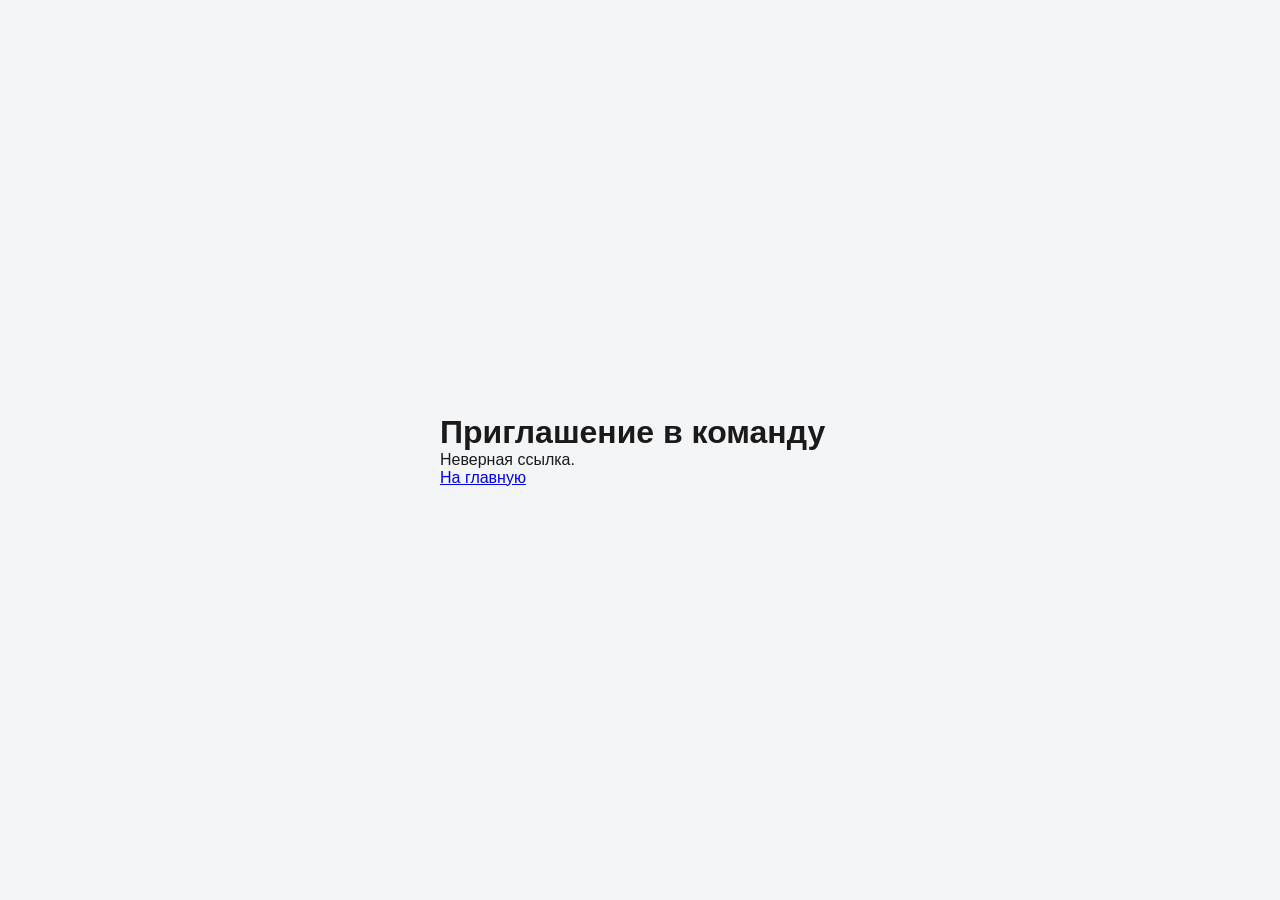
<file: TaskboardKpi.API/wwwroot/join.html>
<!DOCTYPE html>
<html lang="ru">
<head>
    <meta charset="UTF-8">
    <meta name="viewport" content="width=device-width, initial-scale=1.0">
    <title>Приглашение в команду</title>
    <link rel="stylesheet" href="styles.css">
</head>
<body style="display:flex; align-items:center; justify-content:center; height:100vh; background:#f4f5f7;">
<div class="auth-card" style="max-width:400px; width:100%;">
    <h1>Приглашение в команду</h1>
    <p id="invite-status">Проверка ссылки...</p>
    <button id="join-btn" style="display:none;">Присоединиться</button>
    <p><a href="index.html">На главную</a></p>
</div>
<script>
    const params = new URLSearchParams(window.location.search);
    const token = params.get('invite');
    const statusEl = document.getElementById('invite-status');
    const joinBtn = document.getElementById('join-btn');

    if (!token) {
        statusEl.textContent = 'Неверная ссылка.';
    } else {
        const authToken = localStorage.getItem('token');
        if (!authToken) {
            statusEl.innerHTML = 'Необходимо <a href="login.html">войти</a> или <a href="register.html">зарегистрироваться</a>.';
        } else {
            statusEl.textContent = 'Нажмите кнопку, чтобы присоединиться.';
            joinBtn.style.display = 'block';
            joinBtn.addEventListener('click', async () => {
                joinBtn.disabled = true;
                const resp = await fetch(`/api/teams/join-by-invite/${token}`, {
                    method: 'POST',
                    headers: { 'Authorization': `Bearer ${authToken}` }
                });
                if (resp.ok) {
                    statusEl.textContent = 'Вы присоединились к команде!';
                    joinBtn.style.display = 'none';
                    setTimeout(() => { window.location.href = 'index.html'; }, 1500);
                } else {
                    const err = await resp.text();
                    statusEl.textContent = err || 'Ошибка';
                    joinBtn.disabled = false;
                }
            });
        }
    }
</script>
</body>
</html>
</file>
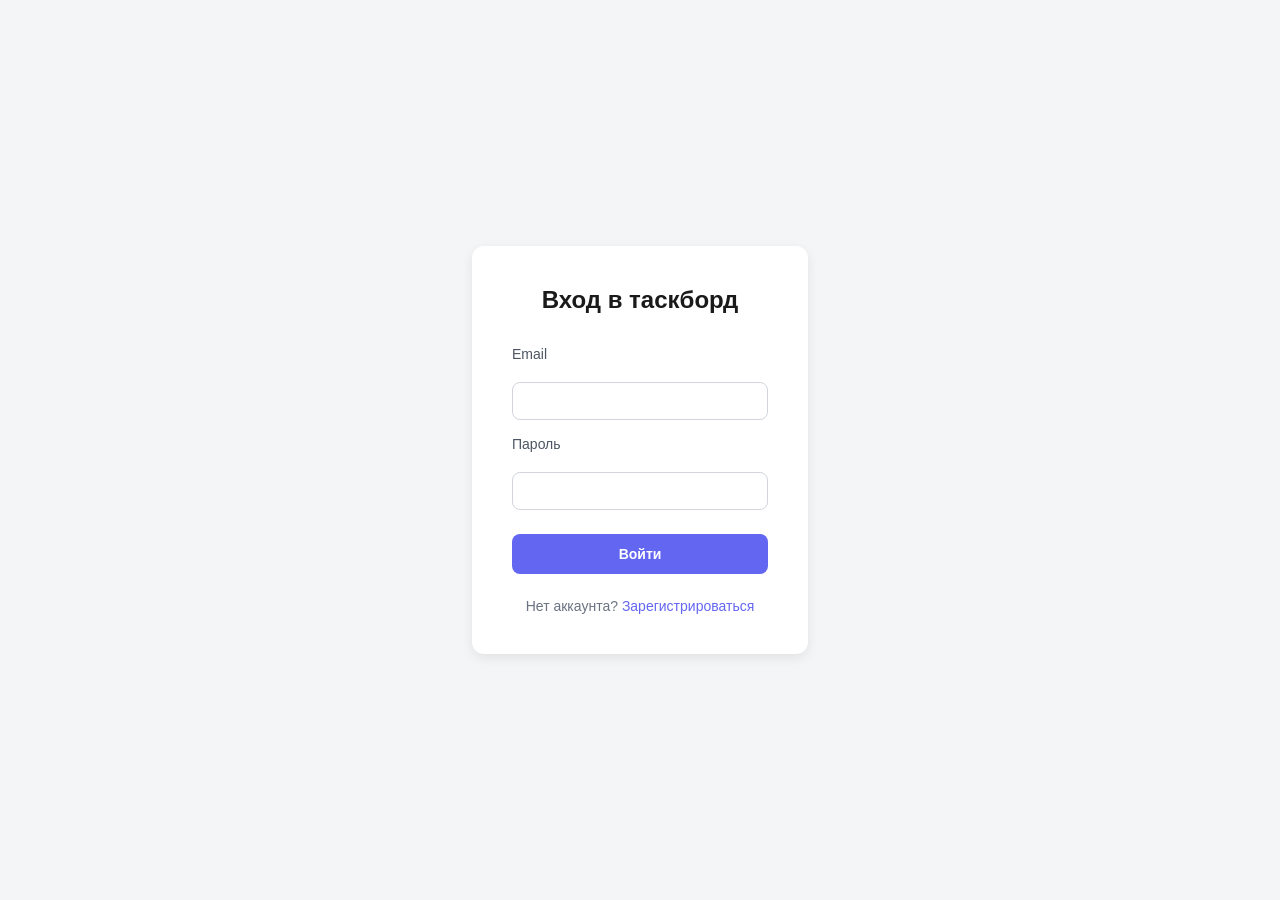
<file: TaskboardKpi.API/wwwroot/login.html>
<!DOCTYPE html>
<html lang="ru">
<head>
    <meta charset="UTF-8">
    <meta name="viewport" content="width=device-width, initial-scale=1.0">
    <title>Вход — Таскборд</title>
    <link rel="stylesheet" href="auth.css">
</head>
<body>
<div class="auth-container">
    <div class="auth-card">
        <h1>Вход в таскборд</h1>
        <form id="login-form">
            <label>Email</label>
            <input type="email" id="email" required>
            <label>Пароль</label>
            <input type="password" id="password" required>
            <button type="submit">Войти</button>
        </form>
        <p class="switch">Нет аккаунта? <a href="register.html">Зарегистрироваться</a></p>
    </div>
</div>
<script src="auth.js"></script>
</body>
</html>
</file>
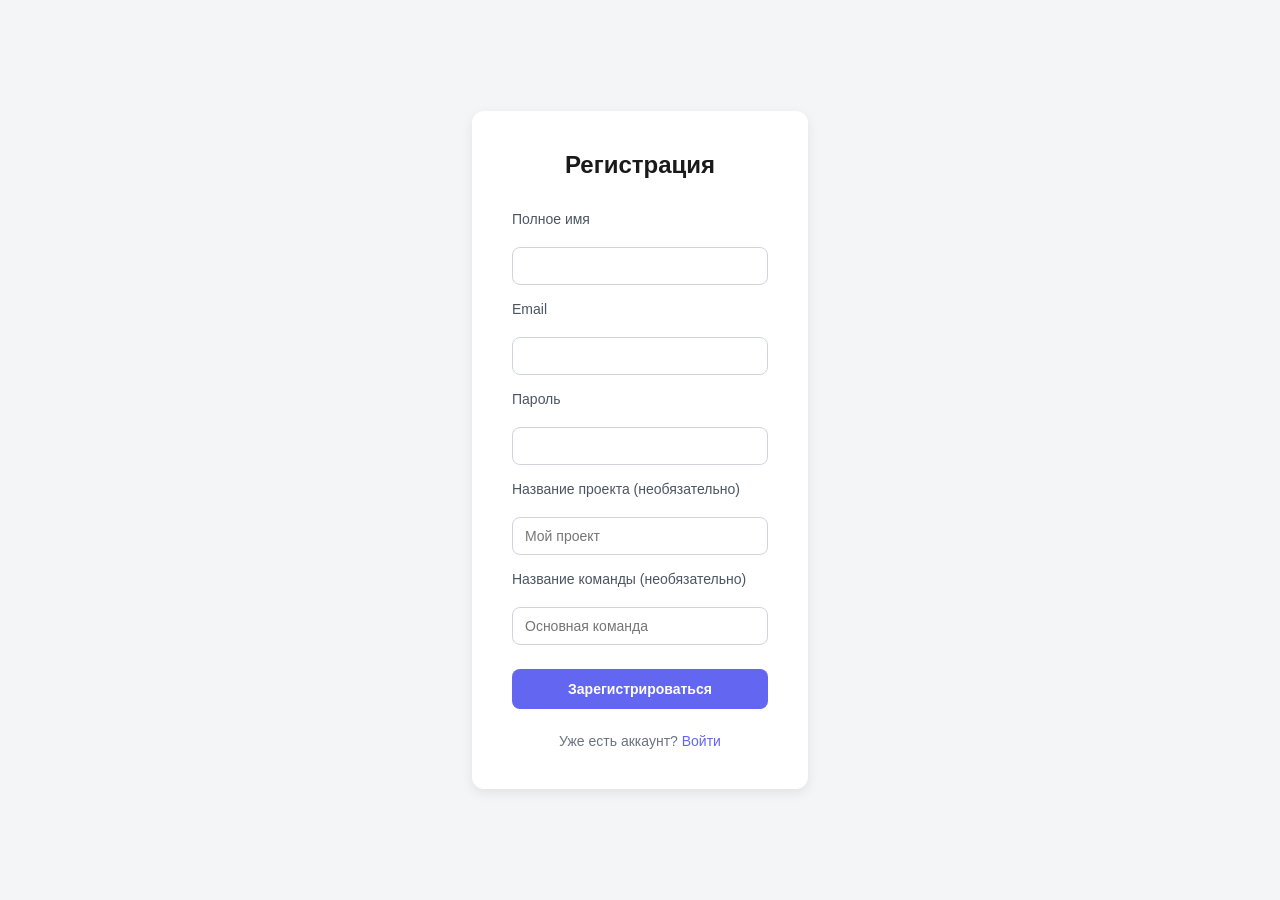
<file: TaskboardKpi.API/wwwroot/register.html>
<!DOCTYPE html>
<html lang="ru">
<head>
    <meta charset="UTF-8">
    <meta name="viewport" content="width=device-width, initial-scale=1.0">
    <title>Регистрация — Таскборд</title>
    <link rel="stylesheet" href="auth.css">
</head>
<body>
<div class="auth-container">
    <div class="auth-card">
        <h1>Регистрация</h1>
        <form id="register-form">
            <label>Полное имя</label>
            <input type="text" id="fullname" required>
            <label>Email</label>
            <input type="email" id="email" required>
            <label>Пароль</label>
            <input type="password" id="password" required>
            <label>Название проекта (необязательно)</label>
            <input type="text" id="project" placeholder="Мой проект">
            <label>Название команды (необязательно)</label>
            <input type="text" id="team" placeholder="Основная команда">
            <button type="submit">Зарегистрироваться</button>
        </form>
        <p class="switch">Уже есть аккаунт? <a href="login.html">Войти</a></p>
    </div>
</div>
<script src="auth.js"></script>
</body>
</html>
</file>
<file: TaskboardKpi.API/wwwroot/styles.css>
* {
    box-sizing: border-box;
    margin: 0;
    padding: 0;
}

body {
    font-family: -apple-system, BlinkMacSystemFont, 'Segoe UI', Roboto, 'Helvetica Neue', Arial, sans-serif;
    background: #fafafa;
    background-image: radial-gradient(circle, #d1d5db 1px, transparent 1px);
    background-size: 20px 20px;
    color: #1a1a1a;
    height: 100vh;
    display: flex;
}

/* Компоновка */
.layout {
    display: flex;
    width: 100%;
    height: 100vh;
}

/* Боковая панель */
.sidebar {
    width: 290px;
    min-width: 290px;
    max-width: 420px;
    background: #ffffff;
    border-right: 1px solid #e5e7eb;
    display: flex;
    flex-direction: column;
    padding: 24px 16px;
    box-shadow: 1px 0 4px rgba(0, 0, 0, 0.04);
    flex-shrink: 0;
    height: 100vh;           /* явно задаём высоту экрана */
    overflow: hidden;        /* убираем общий скролл сайдбара */
}

.sidebar-resizer {
    width: 6px;
    cursor: col-resize;
    background: transparent;
    transition: background 0.2s;
    flex-shrink: 0;
    position: relative;
    z-index: 10;
}
.sidebar-resizer:hover,
.sidebar-resizer.resizing {
    background: #6366f1;
    opacity: 0.6;
}

.profile {
    display: flex;
    flex-direction: column;
    align-items: center;
    gap: 16px;
    padding: 16px 0 20px;
    flex-shrink: 0;
    margin-top: 10px;   /* небольшой отступ, чтобы не перекрывало кнопку */
}


.avatar {
    width: 72px;             /* чуть крупнее */
    height: 72px;
    border-radius: 50%;
    background: #6366f1;
    color: white;
    font-size: 28px;         /* крупнее буква инициала */
    font-weight: 600;
    display: flex;
    align-items: center;
    justify-content: center;
    line-height: 1;
}

.user-name {
    font-size: 16px;         /* немного крупнее */
    font-weight: 600;
    color: #1e293b;
    text-align: center;
    word-break: break-word;
    max-width: 100%;         /* чтобы не вылезало за границы */
}

/* Кнопки в панели */
.sidebar-actions {
    display: flex;
    flex-direction: column;
    gap: 8px;
}

.sidebar-group {
    flex-shrink: 0;
    display: flex;
    flex-direction: column;
    gap: 8px;
    margin-bottom: 16px;
}

.btn-primary {
    background: #6366f1;
    color: white;
    border: none;
    padding: 10px 16px;
    border-radius: 8px;
    font-size: 14px;
    font-weight: 500;
    cursor: pointer;
    transition: background 0.2s;
    text-align: center;
}

.btn-primary:hover {
    background: #4f46e5;
}

.btn-secondary {
    background: transparent;
    color: #4b5563;
    border: 1px solid #d1d5db;
    padding: 10px 16px;
    border-radius: 8px;
    font-size: 14px;
    font-weight: 500;
    cursor: pointer;
    transition: background 0.2s;
}

.btn-secondary:hover {
    background: #f3f4f6;
}

/* Основная область – канбан */
.board {
    display: flex;
    gap: 20px;
    padding: 32px;
    overflow-x: auto;
    flex: 1;
    justify-content: center;
    align-items: flex-start;
}

/* Колонка */
.column {
    background: #ffffff;
    border-radius: 12px;
    padding: 20px;
    width: 340px;
    min-height: 320px;
    box-shadow: 0 1px 3px rgba(0, 0, 0, 0.06), 0 1px 2px rgba(0, 0, 0, 0.04);
    border: 1px solid #e5e7eb;
    display: flex;
    flex-direction: column;
}

.column-header {
    display: flex;
    justify-content: space-between;
    align-items: center;
    margin-bottom: 16px;
}

.column-header h2 {
    font-size: 14px;
    font-weight: 600;
    color: #4b5563;
    /*text-transform: uppercase;*/
    letter-spacing: 0.5px;
}

.task-count {
    background: #e5e7eb;
    color: #374151;
    font-size: 12px;
    font-weight: 600;
    padding: 2px 8px;
    border-radius: 10px;
    min-width: 24px;
    text-align: center;
}

/* Список задач */
.task-list {
    flex: 1;
    display: flex;
    flex-direction: column;
    gap: 10px;
}

.task-card {
    background: #ffffff;
    border: 1px solid #e5e7eb;
    border-radius: 8px;
    padding: 12px 14px;
    font-size: 14px;
    color: #1f2937;
    cursor: grab;
    transition: all 0.2s;
    word-break: break-word;
    box-shadow: 0 1px 2px rgba(0, 0, 0, 0.04);
}

.task-card:hover {
    background: #f9fafb;
    border-color: #d1d5db;
    box-shadow: 0 2px 6px rgba(0, 0, 0, 0.06);
}

.task-card:active {
    cursor: grabbing;
    background: #f3f4f6;
}

.task-list:empty::after {
    content: "Нет задач";
    display: block;
    text-align: center;
    color: #9ca3af;
    font-size: 13px;
    margin-top: 20px;
}

/* Карточка задачи */
.task-top-row {
    display: flex;
    align-items: center;
    gap: 8px;
    margin-bottom: 4px;
}

.task-top-row .priority-dot {
    width: 10px;
    height: 10px;
    border-radius: 50%;
    flex-shrink: 0;
}

.priority-dot.low { background-color: #22c55e; }
.priority-dot.medium { background-color: #eab308; }
.priority-dot.high { background-color: #f97316; }
.priority-dot.critical { background-color: #ef4444; }

.task-title {
    font-size: 14px;
    font-weight: 500;
    color: #1e293b;
    word-break: break-word;
}

.task-date-row {
    font-size: 12px;
    color: #6b7280;
    margin-bottom: 4px;
}

.task-assignee-row {
    display: flex;
    align-items: center;
    gap: 6px;
    font-size: 12px;
    color: #374151;
}

.task-assignee-avatar {
    width: 20px;
    height: 20px;
    border-radius: 50%;
    background: #6366f1;
    color: white;
    font-size: 11px;
    font-weight: 600;
    display: flex;
    align-items: center;
    justify-content: center;
    flex-shrink: 0;
}

/* Модальное окно */
.modal-overlay {
    position: fixed;
    top: 0; left: 0; right: 0; bottom: 0;
    background: rgba(0,0,0,0.4);
    display: flex;
    justify-content: center;
    align-items: center;
    z-index: 1000;
}

.modal-overlay.hidden { display: none; }

.modal {
    background: white;
    border-radius: 12px;
    padding: 24px;
    width: 360px;
    box-shadow: 0 10px 25px rgba(0,0,0,0.15);
}

.modal h3 {
    margin-top: 0;
    font-size: 18px;
    font-weight: 600;
    color: #1e293b;
}

.modal form {
    display: flex;
    flex-direction: column;
    gap: 12px;
}

.modal label {
    font-size: 13px;
    color: #4b5563;
    font-weight: 500;
}

.modal input, .modal textarea, .modal select {
    padding: 8px 12px;
    border: 1px solid #d1d5db;
    border-radius: 8px;
    font-size: 14px;
    outline: none;
    font-family: inherit;
}

.modal input:focus, .modal textarea:focus, .modal select:focus {
    border-color: #6366f1;
    box-shadow: 0 0 0 2px rgba(99,102,241,0.2);
}

.modal-actions {
    display: flex;
    gap: 8px;
    justify-content: flex-end;
    margin-top: 8px;
}

.modal-actions button {
    padding: 8px 16px;
    border-radius: 8px;
    font-size: 13px;
    font-weight: 500;
    cursor: pointer;
}

.modal-actions button[type="submit"] {
    background: #6366f1;
    color: white;
    border: none;
}

.modal-actions button[type="button"] {
    background: transparent;
    border: 1px solid #d1d5db;
    color: #4b5563;
}

/* Проекты и команды */
.project-group {
    margin-bottom: 8px;
}
.project-header {
    display: flex;
    align-items: center;
    gap: 6px;
    padding: 8px 12px;
    cursor: pointer;
    border-radius: 8px;
    background: #f3f4f6;
    color: #1e293b;
    font-weight: 600;
    font-size: 14px;
    transition: background 0.2s;
    user-select: none;
    margin-bottom: 4px;
}
.project-header:hover {
    background: #e5e7eb;
}
.project-arrow {
    font-size: 12px;
    width: 16px;
    text-align: center;
}
.project-name {
    flex: 1;
    white-space: nowrap;
    overflow: hidden;
    text-overflow: ellipsis;
}
.project-teams {
    margin-left: 12px;
    margin-top: 2px;
}
/* Элемент команды (обновлённый) */
.team-item {
    padding: 8px 12px;
    border-radius: 8px;
    cursor: pointer;
    font-size: 14px;
    color: #1e293b;
    display: flex;
    align-items: center;
    justify-content: space-between;
    background: transparent;
    border: none;
    width: 100%;
    text-align: left;
    margin-bottom: 2px;
}
.team-item:hover {
    background: #f3f4f6;
}
.team-item.active {
    background: #e0e7ff;
    font-weight: 500;
}
.team-badge {
    font-size: 11px;
    font-weight: 500;
    padding: 2px 6px;
    border-radius: 6px;
    margin-left: 8px;
    white-space: nowrap;
}
.team-badge.owner {
    background: #6366f1;
    color: white;
}
.team-badge.member {
    background: #e5e7eb;
    color: #374151;
}

.teams-section {
    flex: 1;
    max-height: 500px;
    min-height: 300px;
    overflow-y: auto;
    overflow-x: hidden;
    flex-shrink: 0;
    font-size: 12px;
    font-weight: 600;
    color: #6b7280;
    /*text-transform: uppercase;*/
    letter-spacing: 0.5px;
    margin-bottom: 8px;
}

.teams-list {
    list-style: none;
    display: flex;
    flex-direction: column;
    gap: 4px;
}

.team-item {
    padding: 8px 12px;
    border-radius: 8px;
    cursor: pointer;
    font-size: 14px;
    color: #1e293b;
    transition: background 0.2s;
    display: flex;
    align-items: center;
    justify-content: space-between;
    background: transparent;
    border: none;
    width: 100%;
    text-align: left;
}

.team-item:hover {
    background: #f3f4f6;
}

.team-item.active {
    background: #e0e7ff;
    font-weight: 500;
}

.team-badge {
    font-size: 11px;
    font-weight: 500;
    padding: 2px 6px;
    border-radius: 6px;
    margin-left: 8px;
    white-space: nowrap;
}

.team-badge.owner {
    background: #6366f1;
    color: white;
}

.team-badge.member {
    background: #e5e7eb;
    color: #374151;
}

.team-owner {
    font-size: 12px;
    color: #6b7280;
    margin-top: 2px;
    display: block;
}

.members-section {
    flex: 1;
    overflow-y: auto;      
    min-height: 0;          
    margin-bottom: 16px;
    margin-top: 0;
}

.members-section h3 {
    font-size: 12px;
    font-weight: 600;
    color: #6b7280;
    text-transform: uppercase;
    letter-spacing: 0.5px;
    margin-bottom: 8px;
}

.members-list {
    list-style: none;
    display: flex;
    flex-direction: column;
    gap: 6px;
}

.member-item {
    display: flex;
    align-items: center;
    gap: 8px;
    font-size: 13px;
    color: #1e293b;
}

.member-avatar {
    width: 24px;
    height: 24px;
    border-radius: 50%;
    background: #cbd5e1;
    color: #475569;
    font-size: 12px;
    font-weight: 600;
    display: flex;
    align-items: center;
    justify-content: center;
    flex-shrink: 0;
}

.member-name {
    flex: 1;
}

.btn-small {
    font-size: 12px;
    padding: 4px 8px;
    border-radius: 6px;
    border: 1px solid #d1d5db;
    background: white;
    cursor: pointer;
    color: #374151;
}

.btn-small:hover {
    background: #f3f4f6;
}

.btn-copy-id {
    opacity: 0.6;
    transition: opacity 0.2s;
}

.btn-copy-id:hover {
    opacity: 1;
}


#toast-container {
    position: fixed;
    top: 20px;
    right: 20px;
    z-index: 9999;
    display: flex;
    flex-direction: column;
    gap: 8px;
}

.toast {
    background: white;
    border-radius: 8px;
    box-shadow: 0 4px 12px rgba(0,0,0,0.15);
    padding: 12px 20px;
    font-size: 14px;
    font-weight: 500;
    color: #1e293b;
    border-left: 4px solid;
    display: flex;
    align-items: center;
    justify-content: space-between;
    min-width: 260px;
    animation: slideIn 0.3s ease;
}

.toast.error {
    border-left-color: #ef4444;
    background: #fef2f2;
}

.toast.success {
    border-left-color: #22c55e;
    background: #f0fdf4;
}

.toast button {
    background: none;
    border: none;
    color: #6b7280;
    cursor: pointer;
    font-size: 16px;
    margin-left: 12px;
    line-height: 1;
}

@keyframes slideIn {
    from { transform: translateX(100%); opacity: 0; }
    to { transform: translateX(0); opacity: 1; }
}


.main-content {
    flex: 1;
    display: flex;
    flex-direction: column;
    overflow: hidden;
}
.panel {
    display: none;
    flex: 1;
    overflow-y: auto;
}
.panel.active {
    display: flex;
    flex-direction: column;
}
#board-panel {
    padding: 0;
}

.tabs {
    display: flex;
    gap: 4px;
    background: #ffffff;
    border-radius: 12px;
    padding: 4px;
    margin: 20px 32px 0 32px;
    box-shadow: 0 1px 4px rgba(0,0,0,0.06);
    width: fit-content;
}
.tab {
    background: transparent;
    border: none;
    padding: 8px 20px;
    font-size: 14px;
    font-weight: 500;
    color: #6b7280;
    cursor: pointer;
    border-radius: 8px;
    transition: all 0.2s;
}
.tab:hover {
    background: #f3f4f6;
    color: #1e293b;
}
.tab.active {
    background: #6366f1;
    color: white;
}

#events-panel {
    padding: 24px 32px;
    overflow-y: auto;
}

.events-list {
    display: flex;
    flex-direction: column;
    gap: 12px;
    max-width: 800px;
}

.event-item {
    background: #ffffff;
    border: 1px solid #e5e7eb;
    border-radius: 12px;
    padding: 16px 20px;
    display: flex;
    gap: 16px;
    align-items: flex-start;
    transition: box-shadow 0.2s;
}
.event-item:hover {
    box-shadow: 0 4px 12px rgba(0, 0, 0, 0.06);
}

.event-icon {
    font-size: 24px;
    line-height: 1;
    min-width: 32px;
    text-align: center;
}

.event-content {
    flex: 1;
    font-size: 14px;
    color: #1e293b;
    line-height: 1.6;
}

.event-content .event-description {
    font-weight: 500;
}

.event-content .event-meta {
    font-size: 12px;
    color: #6b7280;
    margin-top: 6px;
    display: flex;
    gap: 16px;
    align-items: center;
    flex-wrap: wrap;
}

.event-task-link {
    font-weight: 600;
    color: #6366f1;
    cursor: pointer;
    text-decoration: none;
}
.event-task-link:hover {
    text-decoration: underline;
}

.event-time {
    white-space: nowrap;
}

.event-author {
    display: flex;
    align-items: center;
    gap: 4px;
}

@media (max-width: 600px) {
    .event-item {
        flex-direction: column;
        gap: 8px;
    }
    .event-icon {
        font-size: 20px;
    }
}

.sidebar-action-icons {
    display: flex;
    gap: 12px;
    justify-content: center;
    flex-shrink: 0;
    margin-bottom: 16px;
}

.btn-icon {
    width: 44px;
    height: 44px;
    border-radius: 12px;
    border: none;
    display: flex;
    align-items: center;
    justify-content: center;
    font-size: 20px;
    cursor: pointer;
    transition: background 0.2s, transform 0.1s;
    color: white;
}
.btn-icon:active {
    transform: scale(0.95);
}

.btn-icon-primary {
    background: #6366f1;
}
.btn-icon-primary:hover {
    background: #4f46e5;
}

.btn-icon-secondary {
    background: #ffffff;
    color: #64748b;
    border: 1px solid #e2e8f0;
}

.btn-icon-secondary:hover {
    background: #f8fafc;
}

.btn-icon-logout {
    width: 36px;
    height: 36px;
    border-radius: 10px;
    background: #fee2e2;
    color: #ef4444;
    font-size: 18px;
    border: none;
    cursor: pointer;
    transition: background 0.2s;
}
.btn-icon-logout:hover {
    background: #fecaca;
}

.sidebar {
    position: relative;
}
.logout-btn-absolute {
    position: absolute;
    top: 12px;
    left: 12px;
    width: 32px;
    height: 32px;
    border-radius: 8px;
    background: #fee2e2;
    color: #ef4444;
    border: none;
    cursor: pointer;
    display: flex;
    align-items: center;
    justify-content: center;
    font-size: 16px;
    transition: background 0.2s;
    z-index: 10;
}
.logout-btn-absolute:hover {
    background: #fecaca;
}
</file>
<file: TaskboardKpi.API/wwwroot/auth.css>
/* Стили для страниц аутентификации */
* {
    box-sizing: border-box;
    margin: 0;
    padding: 0;
}
body {
    background: #f4f5f7;
    font-family: -apple-system, BlinkMacSystemFont, 'Segoe UI', Roboto, Helvetica, Arial, sans-serif;
    display: flex;
    justify-content: center;
    align-items: center;
    height: 100vh;
}
.auth-container {
    width: 100%;
    max-width: 400px;
    padding: 32px;
}
.auth-card {
    background: #ffffff;
    border-radius: 12px;
    box-shadow: 0 4px 12px rgba(0,0,0,0.08);
    padding: 40px;
}
.auth-card h1 {
    font-size: 24px;
    font-weight: 600;
    color: #1a1a1a;
    margin-bottom: 32px;
    text-align: center;
}
form {
    display: flex;
    flex-direction: column;
    gap: 16px;
}
label {
    font-size: 14px;
    color: #4b5563;
    margin-bottom: 4px;
}
input {
    padding: 10px 12px;
    border: 1px solid #d1d5db;
    border-radius: 8px;
    font-size: 14px;
    outline: none;
    transition: border 0.2s;
}
input:focus {
    border-color: #6366f1;
    box-shadow: 0 0 0 2px rgba(99,102,241,0.2);
}
button {
    background: #6366f1;
    color: white;
    font-weight: 600;
    padding: 12px;
    border: none;
    border-radius: 8px;
    cursor: pointer;
    font-size: 14px;
    transition: background 0.2s;
    margin-top: 8px;
}
button:hover {
    background: #4f46e5;
}
.switch {
    margin-top: 24px;
    text-align: center;
    font-size: 14px;
    color: #6b7280;
}
.switch a {
    color: #6366f1;
    text-decoration: none;
}


#toast-container {
    position: fixed;
    top: 20px;
    right: 20px;
    z-index: 9999;
    display: flex;
    flex-direction: column;
    gap: 8px;
}
.toast {
    background: white;
    border-radius: 8px;
    box-shadow: 0 4px 12px rgba(0,0,0,0.15);
    padding: 12px 20px;
    font-size: 14px;
    font-weight: 500;
    color: #1e293b;
    border-left: 4px solid;
    display: flex;
    align-items: center;
    justify-content: space-between;
    min-width: 260px;
    animation: slideIn 0.3s ease;
}
.toast.error {
    border-left-color: #ef4444;
    background: #fef2f2;
}
.toast.success {
    border-left-color: #22c55e;
    background: #f0fdf4;
}
.toast.warning {
    border-left-color: #f59e0b;
    background: #fffbeb;
}
.toast button {
    background: none;
    border: none;
    color: #6b7280;
    cursor: pointer;
    font-size: 16px;
    margin-left: 12px;
    line-height: 1;
}
@keyframes slideIn {
    from { transform: translateX(100%); opacity: 0; }
    to { transform: translateX(0); opacity: 1; }
}
</file>
